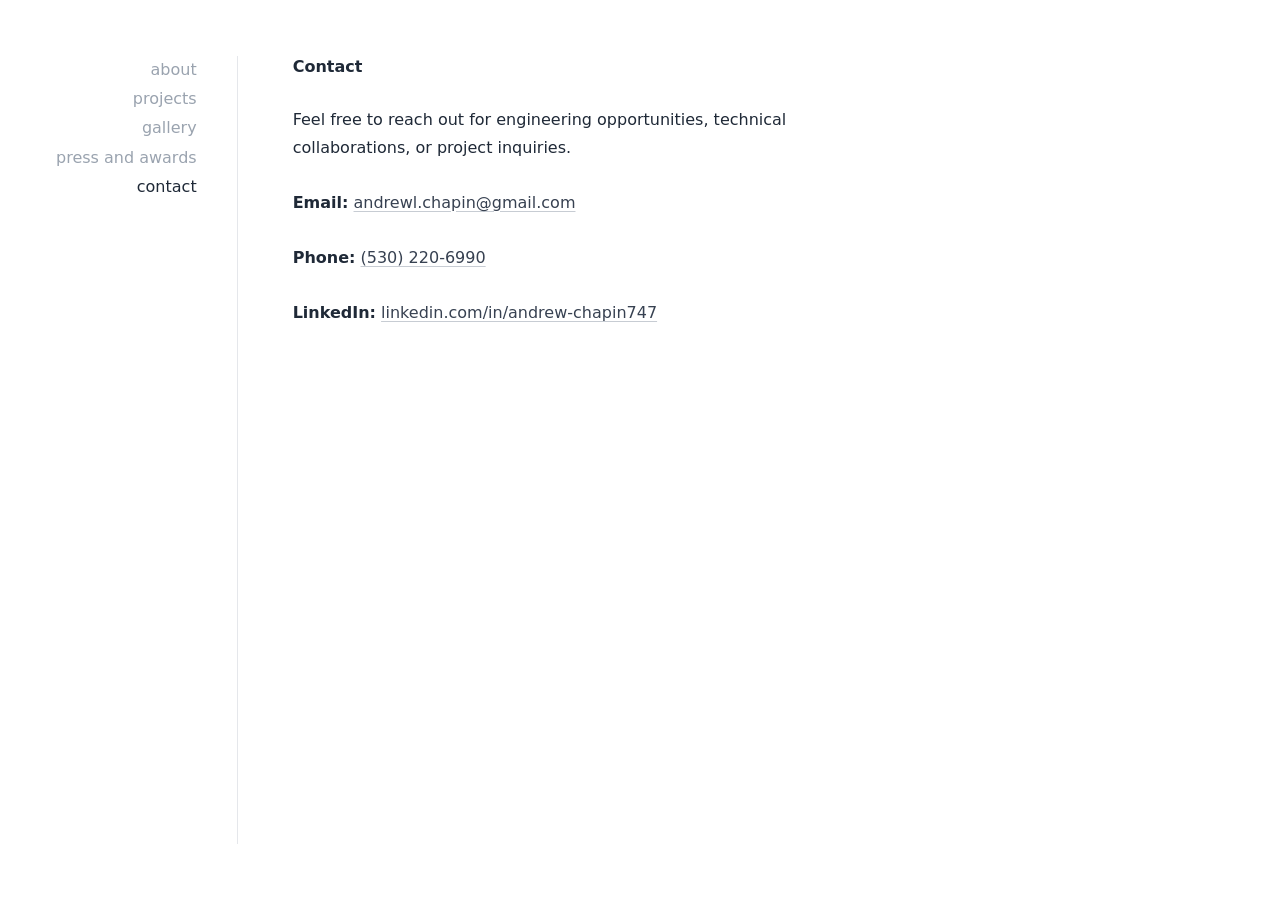
<file: contact.html>
<!doctype html>
<html lang="en"><head>
    <meta charset="utf-8">
    <meta name="viewport" content="width=device-width, initial-scale=1">
    <meta name="description" content="Contacts.">
    <meta name="theme-color" content="#ffffff">
    <title>Andrew Chapin - Contact</title>
    <link rel="icon" href="favicon.svg" type="image/svg+xml">
    <link rel="stylesheet" href="assets/css/styles.css">
  </head>
  <body>
    <div class="layout">
      <nav class="nav" aria-label="Primary navigation" data-pe-shared="nav">
      <a href="index.html">about</a><a href="projects.html">projects</a><a href="gallery.html">gallery</a><a href="press-and-awards.html">press and awards</a><a href="contact.html" aria-current="page">contact</a></nav>

      <main class="content">
        <article>
          <h1>Contact</h1>
          <p>Feel free to reach out for engineering opportunities, technical collaborations, or project inquiries.</p>
          <p>
            <strong>Email:</strong> <a href="mailto:andrewl.chapin@gmail.com" class="">andrewl.chapin@gmail.com</a>
          </p>
          <p>
            <strong>Phone:</strong> <a href="tel:5302206990" class="">(530) 220-6990</a>
          </p>
          <p>
            <strong>LinkedIn:</strong> <a href="https://linkedin.com/in/andrew-chapin747" class="">linkedin.com/in/andrew-chapin747</a>
          </p>
        </article>
      </main>
    </div>
  

</body></html>
</file>
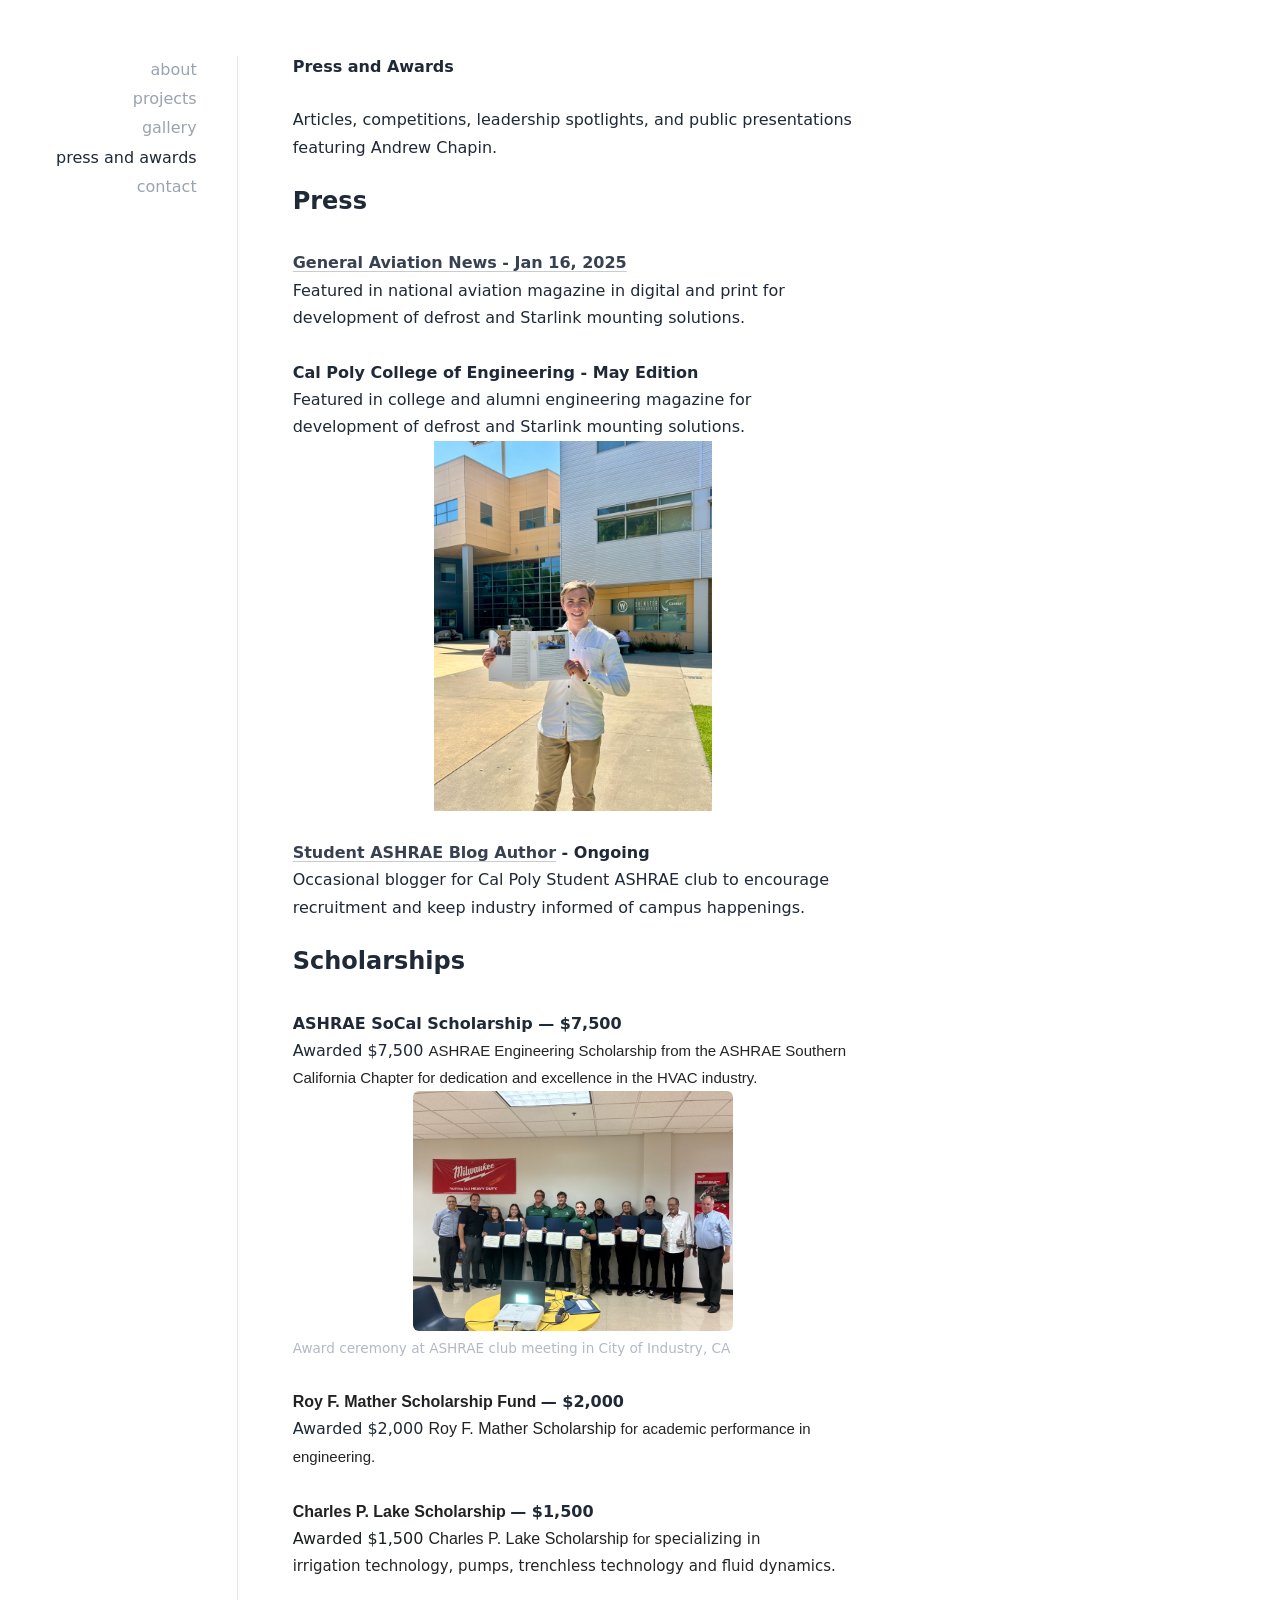
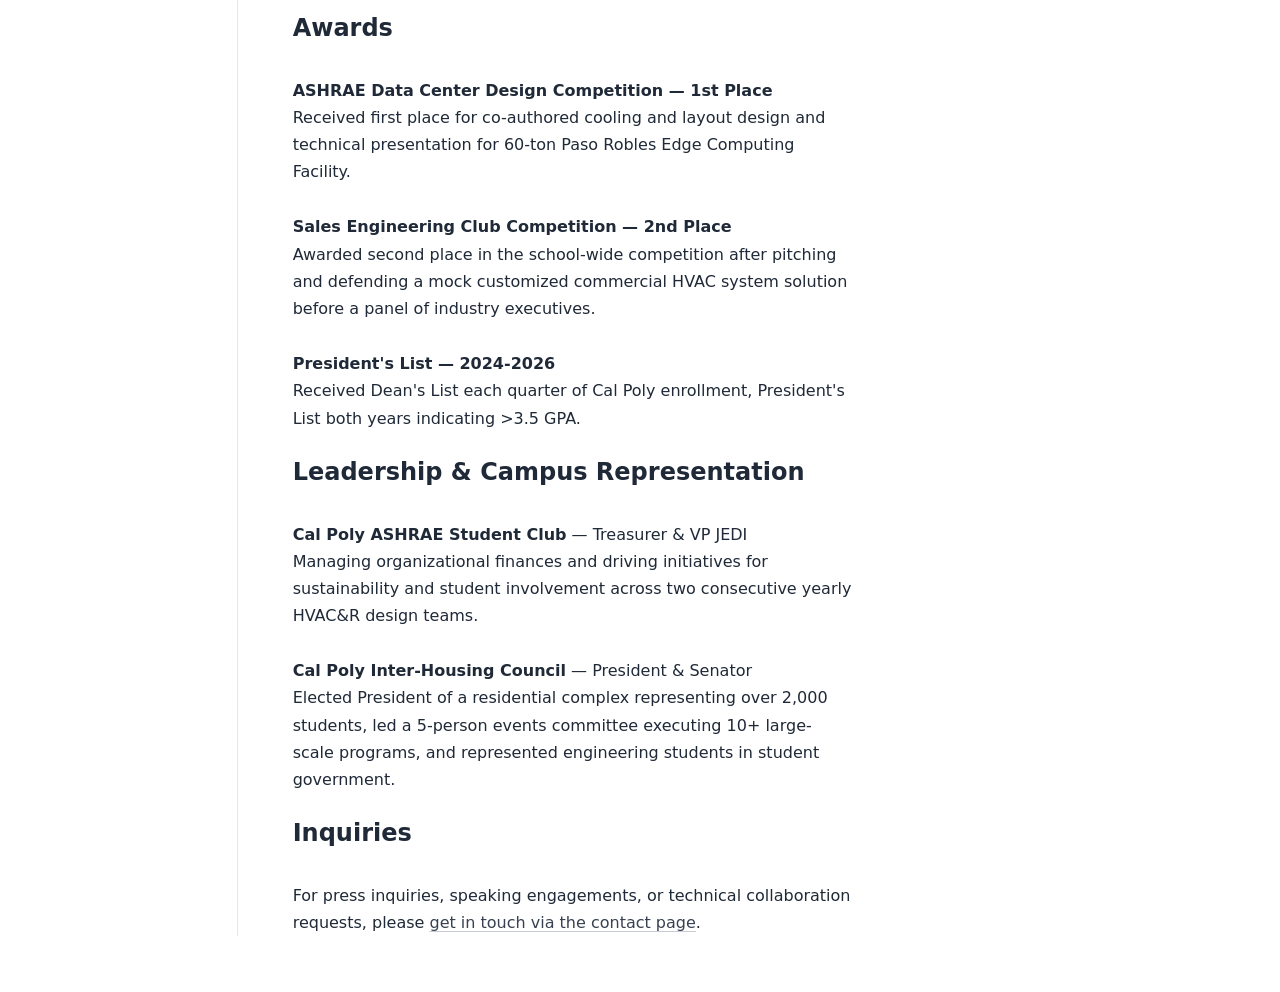
<file: press-and-awards.html>
<!doctype html>
<html lang="en"><head>
    <meta charset="utf-8">
    <meta name="viewport" content="width=device-width, initial-scale=1">
    <meta name="description" content="Press and awards.">
    <meta name="theme-color" content="#ffffff">
    <title>Andrew Chapin - Press and Awards</title>
    <link rel="icon" href="favicon.svg" type="image/svg+xml">
    <link rel="stylesheet" href="assets/css/styles.css">
  </head>
  <body>
    <div class="layout">
      <nav class="nav" aria-label="Primary navigation" data-pe-shared="nav">
      <a href="index.html">about</a><a href="projects.html">projects</a><a href="gallery.html">gallery</a><a href="press-and-awards.html" aria-current="page">press and awards</a><a href="contact.html">contact</a></nav>

      <main class="content">
        <article>
          <h1>Press and Awards</h1>
          <p>Articles, competitions, leadership spotlights, and public presentations featuring Andrew Chapin.</p>

          <h2>Press</h2><p class=""><strong><a href="https://generalaviationnews.com/2025/01/16/teen-develops-products-to-make-flying-safer-and-more-enjoyable/" class="">General Aviation News - Jan 16, 2025</a></strong><br>
          Featured in national aviation magazine in digital and print for development of defrost and Starlink mounting solutions.</p><p class=""><strong>Cal Poly College of Engineering - May Edition</strong><br>
          Featured in college and alumni engineering magazine for development of defrost and Starlink mounting solutions.</p><img alt="" style="max-width: none; width: 278px; height: auto; flex-shrink: 0; display: block; margin-left: auto; margin-right: auto;" src="assets/uploads/upload-1788160959905-207486729.jpeg"><p class=""><strong><a href="https://www.calpolyhvacr.com/blog/hvacr-and-nasrc-student-experience/" class="">Student ASHRAE Blog Author</a>&nbsp;- Ongoing</strong><br>
          Occasional blogger for Cal Poly Student ASHRAE club to encourage recruitment and keep industry informed of campus happenings.</p>
          <h2 class="">Scholarships</h2><p class=""><strong>ASHRAE SoCal Scholarship — $7,500</strong><br>Awarded $7,500&nbsp;<span style="color: rgb(36, 36, 36); font-family: &quot;Segoe UI&quot;, &quot;Segoe UI Web (West European)&quot;, -apple-system, BlinkMacSystemFont, Roboto, &quot;Helvetica Neue&quot;, sans-serif; font-size: 15px; background-color: rgb(255, 255, 255);"><span data-markjs="true" class="markxbxne3lbo" data-ogac="" data-ogab="" data-ogsc="" data-ogsb="" data-ogsbtc="" data-ogsbrc="" data-ogsbbc="" data-ogsblc="" data-olk-copy-source="MessageBody" style="border: 0px; font-style: inherit; font-variant: inherit; font-stretch: inherit; font-size: inherit; line-height: inherit; font-family: inherit; font-optical-sizing: inherit; font-size-adjust: inherit; font-kerning: inherit; font-feature-settings: inherit; font-variation-settings: inherit; font-language-override: inherit; margin: 0px; padding: 0px; vertical-align: baseline; color: inherit;">ASHRAE</span> Engineering <span data-markjs="true" class="markwki7vsui1" data-ogac="" data-ogab="" data-ogsc="" data-ogsb="" data-ogsbtc="" data-ogsbrc="" data-ogsbbc="" data-ogsblc="" style="border: 0px; font-style: inherit; font-variant: inherit; font-stretch: inherit; font-size: inherit; line-height: inherit; font-family: inherit; font-optical-sizing: inherit; font-size-adjust: inherit; font-kerning: inherit; font-feature-settings: inherit; font-variation-settings: inherit; font-language-override: inherit; margin: 0px; padding: 0px; vertical-align: baseline; color: inherit;">Scholarship</span></span><span style="color: rgb(36, 36, 36); font-family: &quot;Segoe UI&quot;, &quot;Segoe UI Web (West European)&quot;, -apple-system, BlinkMacSystemFont, Roboto, &quot;Helvetica Neue&quot;, sans-serif; font-size: 15px; background-color: rgb(255, 255, 255);"> from the </span><span data-markjs="true" class="markxbxne3lbo" data-ogac="" data-ogab="" data-ogsc="" data-ogsb="" data-ogsbtc="" data-ogsbrc="" data-ogsbbc="" data-ogsblc="" style="border: 0px; font-variant-numeric: inherit; font-variant-east-asian: inherit; font-variant-alternates: inherit; font-variant-position: inherit; font-variant-emoji: inherit; font-stretch: inherit; font-size: 15px; line-height: inherit; font-family: &quot;Segoe UI&quot;, &quot;Segoe UI Web (West European)&quot;, -apple-system, BlinkMacSystemFont, Roboto, &quot;Helvetica Neue&quot;, sans-serif; font-optical-sizing: inherit; font-size-adjust: inherit; font-kerning: inherit; font-feature-settings: inherit; font-variation-settings: inherit; font-language-override: inherit; margin: 0px; padding: 0px; vertical-align: baseline; color: rgb(36, 36, 36); background-color: rgb(255, 255, 255);">ASHRAE</span><span style="color: rgb(36, 36, 36); font-family: &quot;Segoe UI&quot;, &quot;Segoe UI Web (West European)&quot;, -apple-system, BlinkMacSystemFont, Roboto, &quot;Helvetica Neue&quot;, sans-serif; font-size: 15px; background-color: rgb(255, 255, 255);"> Southern California Chapter for dedication and excellence in the HVAC industry.</span></p><figure style="margin: 0px;"><img alt="" style="max-width: none; width: 320px; height: auto; flex-shrink: 0; display: block; margin-left: auto; margin-right: auto;" src="assets/uploads/upload-1788137347004-459770982.jpg"><figcaption style="text-align: left; font-size: 0.85em; opacity: 0.75; margin-top: 6px;">Award ceremony at ASHRAE club meeting in City of Industry, CA</figcaption></figure><p class=""><b><span style="color: rgb(34, 34, 34); font-family: Arial, sans-serif; background-color: rgb(255, 255, 255);">Roy F. Mather </span><span class="il" style="color: rgb(34, 34, 34); font-family: Arial, sans-serif; background-color: rgb(255, 255, 255);">Scholarship</span><span style="color: rgb(34, 34, 34); font-family: Arial, sans-serif; background-color: rgb(255, 255, 255);"> Fund&nbsp;</span></b><strong>— $2,000</strong><br>Awarded $2,000&nbsp;<span style="color: rgb(34, 34, 34); font-family: Arial, sans-serif; background-color: rgb(255, 255, 255);">Roy F. Mather </span><span class="il" style="color: rgb(34, 34, 34); font-family: Arial, sans-serif; background-color: rgb(255, 255, 255);">Scholarship</span><span style="color: rgb(34, 34, 34); font-family: Arial, sans-serif; background-color: rgb(255, 255, 255);">&nbsp;</span><span style="color: rgb(36, 36, 36); font-family: &quot;Segoe UI&quot;, &quot;Segoe UI Web (West European)&quot;, -apple-system, BlinkMacSystemFont, Roboto, &quot;Helvetica Neue&quot;, sans-serif; font-size: 15px; background-color: rgb(255, 255, 255);">for academic performance in engineering.</span></p><p class=""><b><span style="color: rgb(34, 34, 34); font-family: Arial, sans-serif; background-color: rgb(255, 255, 255);">Charles P. Lake Scholarship&nbsp;</span></b><strong>— $1,500</strong><br><span style="color: rgb(24, 32, 27);">Awarded $1,500&nbsp;<span style="color: rgb(34, 34, 34); font-family: Arial, sans-serif; background-color: rgb(255, 255, 255);">Charles P. Lake Scholarship</span><span style="color: rgb(34, 34, 34); font-family: Arial, sans-serif; background-color: rgb(255, 255, 255);">&nbsp;</span><span style="color: rgb(36, 36, 36); font-family: &quot;Segoe UI&quot;, &quot;Segoe UI Web (West European)&quot;, -apple-system, BlinkMacSystemFont, Roboto, &quot;Helvetica Neue&quot;, sans-serif; font-size: 15px; background-color: rgb(255, 255, 255);">for&nbsp;</span><font color="#242424" face="Segoe UI, Segoe UI Web (West European), -apple-system, BlinkMacSystemFont, Roboto, Helvetica Neue, sans-serif"><span style="font-size: 15px;">specializing in</span></font></span></p><div><font color="#242424" face="Segoe UI, Segoe UI Web (West European), -apple-system, BlinkMacSystemFont, Roboto, Helvetica Neue, sans-serif"><span style="font-size: 15px;">irrigation technology, pumps, trenchless technology and fluid dynamics.</span></font></div><div><font color="#242424" face="Segoe UI, Segoe UI Web (West European), -apple-system, BlinkMacSystemFont, Roboto, Helvetica Neue, sans-serif"><span style="font-size: 15px;"></span></font></div><p></p><h2 class="">Awards</h2>

          <p class=""><strong>ASHRAE Data Center Design Competition&nbsp;</strong><strong>— 1st Place</strong><br>Received first place for co-authored cooling and layout design and technical presentation for 60-ton Paso Robles Edge Computing Facility.</p><p class=""><strong>Sales Engineering Club Competition — 2nd Place</strong><br>
          Awarded second place in the school-wide competition after pitching and defending a mock customized commercial HVAC system solution before a panel of industry executives.</p><p><strong>President's List&nbsp;</strong><strong>— 2024-2026</strong><br>Received Dean's List each quarter of Cal Poly enrollment, President's List both years indicating &gt;3.5 GPA.</p>

          <h2>Leadership &amp; Campus Representation</h2>
          <p><strong>Cal Poly ASHRAE Student Club</strong> — Treasurer &amp; VP JEDI<br>
          Managing organizational finances and driving initiatives for sustainability and student involvement across two consecutive yearly HVAC&amp;R design teams.</p>

          <p><strong>Cal Poly Inter-Housing Council</strong> — President &amp; Senator<br>
          Elected President of a residential complex representing over 2,000 students, led a 5-person events committee executing 10+ large-scale programs, and represented engineering students in student government.</p>

          <h2>Inquiries</h2>
          
        <p class="">For press inquiries, speaking engagements, or technical collaboration requests, please <a href="contact.html" class="">get in touch via the contact page</a>.</p></article>
      </main>
    </div>
</body></html>
</file>
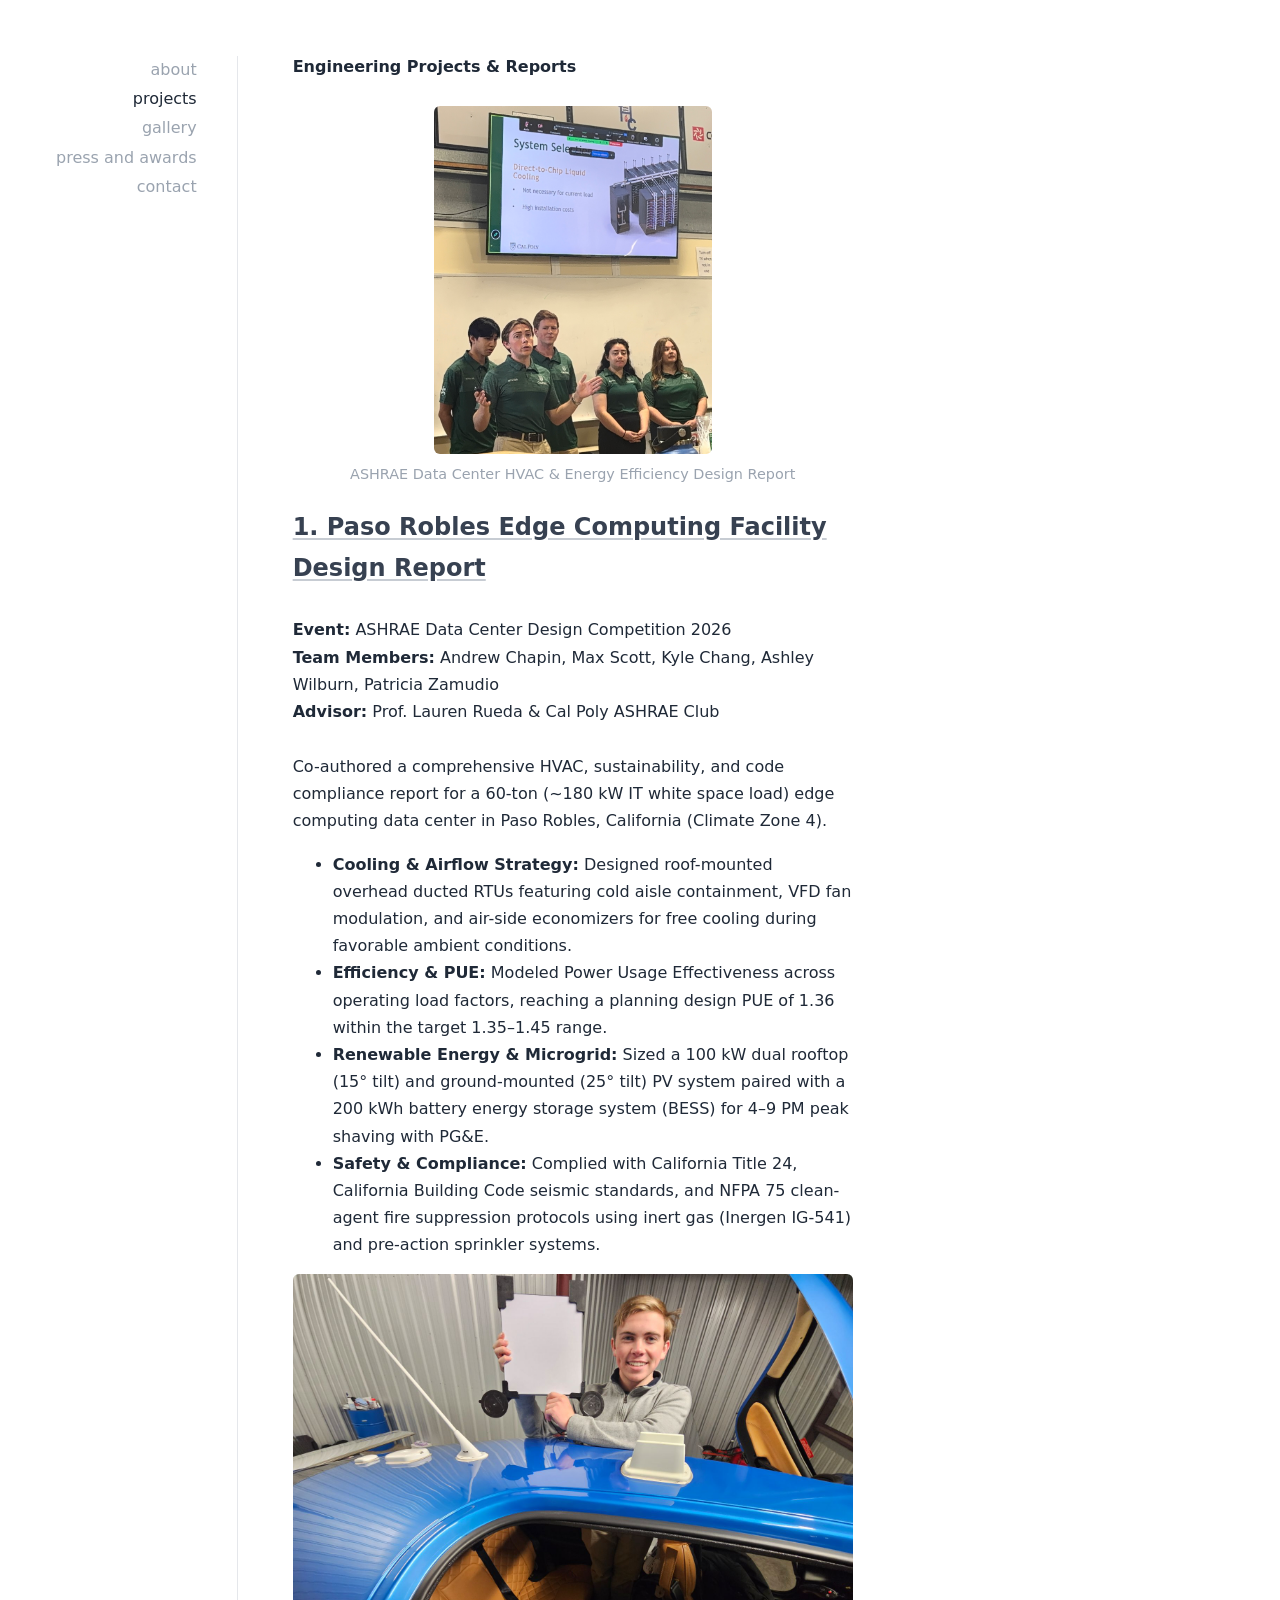
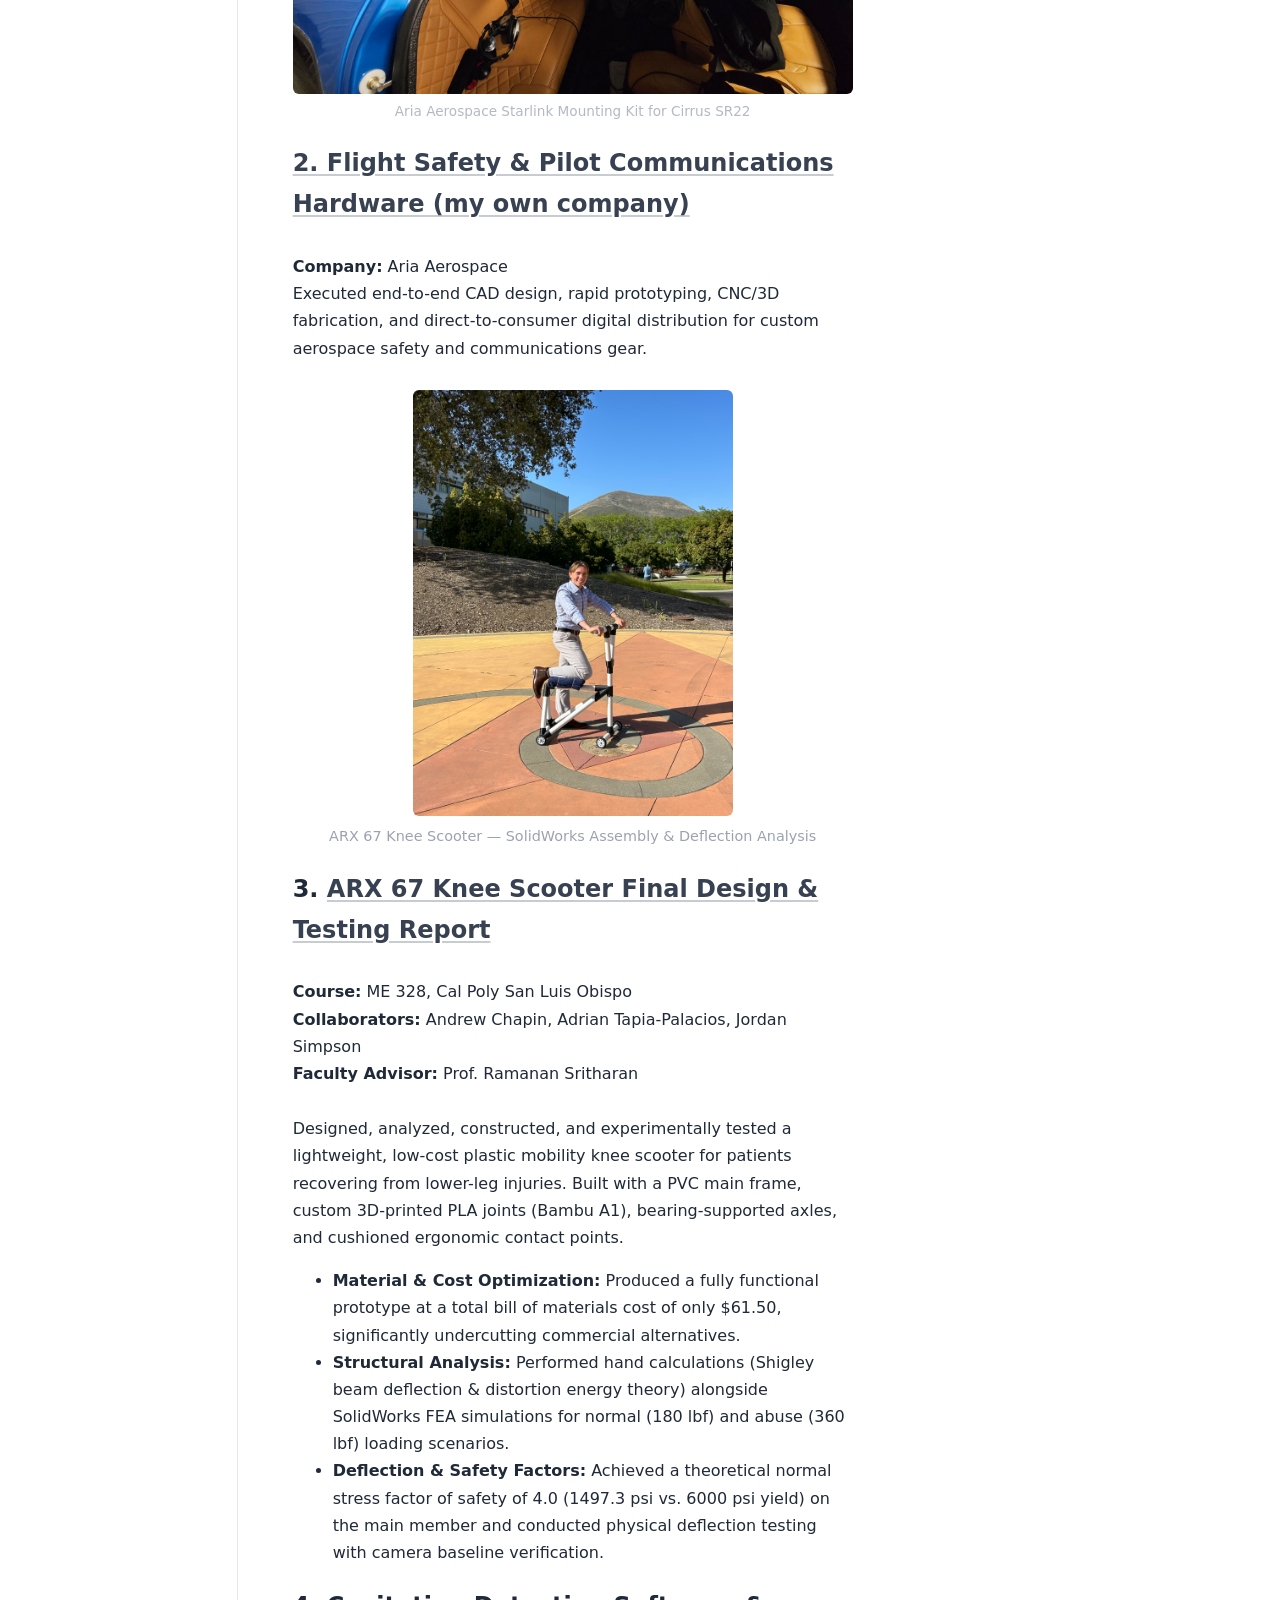
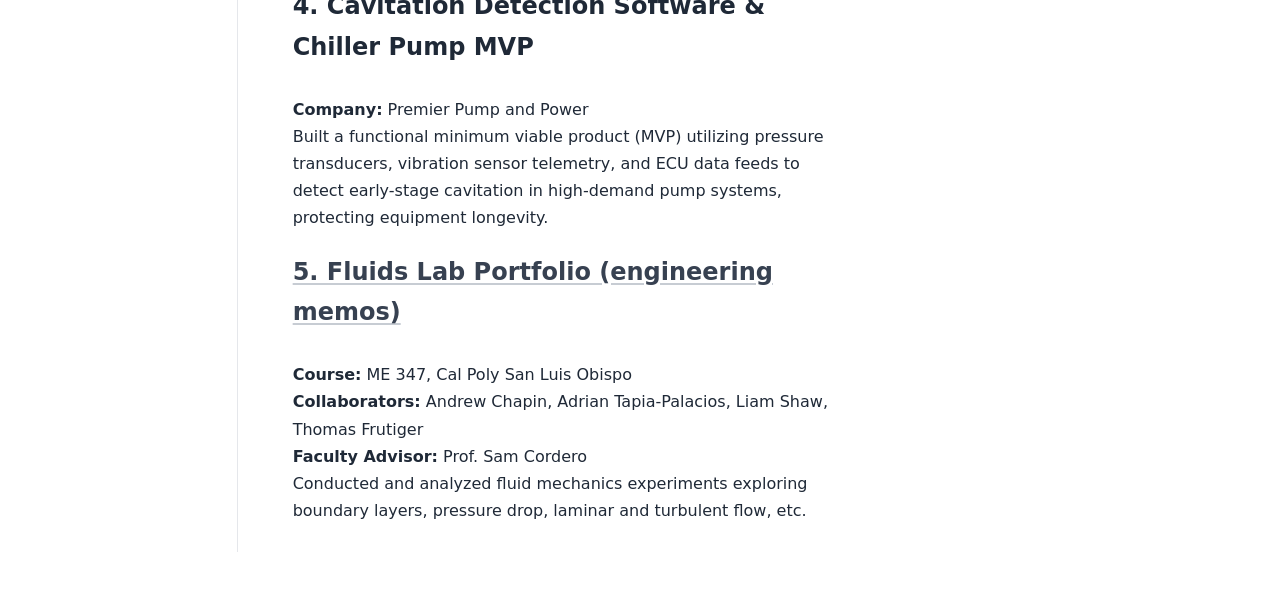
<file: projects.html>
<!doctype html>
<html lang="en"><head>
    <meta charset="utf-8">
    <meta name="viewport" content="width=device-width, initial-scale=1">
    <meta name="description" content="Projects.">
    <meta name="theme-color" content="#ffffff">
    <title>Andrew Chapin - Projects</title>
    <link rel="icon" href="favicon.svg" type="image/svg+xml">
    <link rel="stylesheet" href="assets/css/styles.css">
  </head>
  <body>
    <div class="layout">
      <nav class="nav" aria-label="Primary navigation" data-pe-shared="nav">
      <a href="index.html">about</a><a href="projects.html" aria-current="page">projects</a><a href="gallery.html">gallery</a><a href="press-and-awards.html">press and awards</a><a href="contact.html">contact</a></nav>

      <main class="content">
        <article>
          <h1>Engineering Projects &amp; Reports</h1>

          <figure>
            <img src="assets/uploads/upload-1788136653935-493013512.jpg" alt="Paso Robles Edge Computing Facility HVAC Layout" style="width: 278px; height: auto; flex-shrink: 0; max-width: none; display: block; margin-left: auto; margin-right: auto;">
            <figcaption style="text-align: center;">ASHRAE Data Center HVAC &amp; Energy Efficiency Design Report</figcaption>
          </figure>

          
          <h2 class=""><a href="https://drive.google.com/file/d/1Lx9OMznAYXSLjswtWFC9jqUrmwFEjHxq/view?usp=drive_link" class="">1. Paso Robles Edge Computing Facility Design Report</a></h2><p><strong>Event:</strong> ASHRAE Data Center Design Competition 2026<br>
          <strong>Team Members:</strong> Andrew Chapin, Max Scott, Kyle Chang, Ashley Wilburn, Patricia Zamudio<br>
          <strong>Advisor:</strong> Prof. Lauren Rueda &amp; Cal Poly ASHRAE Club</p>
          <p>Co-authored a comprehensive HVAC, sustainability, and code compliance report for a 60-ton (~180 kW IT white space load) edge computing data center in Paso Robles, California (Climate Zone 4).</p>
          <ul>
            <li><strong>Cooling &amp; Airflow Strategy:</strong> Designed roof-mounted overhead ducted RTUs featuring cold aisle containment, VFD fan modulation, and air-side economizers for free cooling during favorable ambient conditions.</li>
            <li><strong>Efficiency &amp; PUE:</strong> Modeled Power Usage Effectiveness across operating load factors, reaching a planning design PUE of 1.36 within the target 1.35–1.45 range.</li>
            <li><strong>Renewable Energy &amp; Microgrid:</strong> Sized a 100 kW dual rooftop (15° tilt) and ground-mounted (25° tilt) PV system paired with a 200 kWh battery energy storage system (BESS) for 4–9 PM peak shaving with PG&amp;E.</li>
            <li><strong>Safety &amp; Compliance:</strong> Complied with California Title 24, California Building Code seismic standards, and NFPA 75 clean-agent fire suppression protocols using inert gas (Inergen IG-541) and pre-action sprinkler systems.</li>
          </ul>

          <figure style="margin: 0px;"><img alt="" style="max-width: 100%; display: block; margin-left: auto; margin-right: auto;" src="assets/uploads/upload-1788136735145-42895638.jpg"><figcaption style="text-align: center; font-size: 0.85em; opacity: 0.75; margin-top: 6px;">Aria Aerospace Starlink Mounting Kit for Cirrus SR22</figcaption></figure>
          
          <h2 class=""><a href="https://generalaviationnews.com/2025/01/16/teen-develops-products-to-make-flying-safer-and-more-enjoyable/" class="">2. Flight Safety &amp; Pilot Communications Hardware (my own company)</a></h2><p><strong>Company:</strong> Aria Aerospace<br>
          Executed end-to-end CAD design, rapid prototyping, CNC/3D fabrication, and direct-to-consumer digital distribution for custom aerospace safety and communications gear.</p>

          <figure>
            <img src="assets/uploads/upload-1788136612643-806956006.jpeg" alt="ARX 67 Knee Scooter CAD Model and Assembly Diagram" style="width: 320px; height: auto; flex-shrink: 0; max-width: none; display: block; margin-left: auto; margin-right: auto;">
            <figcaption style="text-align: center;">ARX 67 Knee Scooter — SolidWorks Assembly &amp; Deflection Analysis</figcaption>
          </figure>

          <h2>3. <a href="https://drive.google.com/file/d/11YunMeFKtz37Z9Tlc_jIAs3Wg80HyGYu/view?usp=drive_link" target="_blank" rel="noopener noreferrer" class="">ARX 67 Knee Scooter Final Design &amp; Testing Report</a></h2>
          <p><strong>Course:</strong> ME 328, Cal Poly San Luis Obispo<br>
          <strong>Collaborators:</strong> Andrew Chapin, Adrian Tapia-Palacios, Jordan Simpson<br>
          <strong>Faculty Advisor:</strong> Prof. Ramanan Sritharan</p>
          <p>Designed, analyzed, constructed, and experimentally tested a lightweight, low-cost plastic mobility knee scooter for patients recovering from lower-leg injuries. Built with a PVC main frame, custom 3D-printed PLA joints (Bambu A1), bearing-supported axles, and cushioned ergonomic contact points.</p>
          <ul>
            <li><strong>Material &amp; Cost Optimization:</strong> Produced a fully functional prototype at a total bill of materials cost of only $61.50, significantly undercutting commercial alternatives.</li>
            <li><strong>Structural Analysis:</strong> Performed hand calculations (Shigley beam deflection &amp; distortion energy theory) alongside SolidWorks FEA simulations for normal (180 lbf) and abuse (360 lbf) loading scenarios.</li>
            <li><strong>Deflection &amp; Safety Factors:</strong> Achieved a theoretical normal stress factor of safety of 4.0 (1497.3 psi vs. 6000 psi yield) on the main member and conducted physical deflection testing with camera baseline verification.</li>
          </ul>

          <h2>4. Cavitation Detection Software &amp; Chiller Pump MVP</h2>
          <p><strong>Company:</strong> Premier Pump and Power<br>
          Built a functional minimum viable product (MVP) utilizing pressure transducers, vibration sensor telemetry, and ECU data feeds to detect early-stage cavitation in high-demand pump systems, protecting equipment longevity.</p>
        <h2 class=""><a href="https://drive.google.com/drive/folders/1qx99c2a0zI38XdkyZIkap1RsLjjV0yoX?usp=drive_link" class="">5. Fluids Lab Portfolio (engineering memos)</a></h2><p class=""><strong>Course:</strong> ME 347, Cal Poly San Luis Obispo<br><strong>Collaborators:</strong> Andrew Chapin, Adrian Tapia-Palacios, Liam Shaw, Thomas&nbsp;Frutiger&nbsp;</p><div><b>Faculty Advisor:</b> Prof. Sam Cordero<br>Conducted and analyzed fluid mechanics experiments exploring boundary layers, pressure drop, laminar and turbulent flow, etc.</div><p></p></article>
      </main>
    </div>
  

</body></html>
</file>
<file: assets/css/styles.css>
:root {
  color-scheme: only light;
  --bg: #ffffff;
  --text: #1f2937;
  --muted: #9aa3af;
  --link: #374151;
  --line: #e5e7eb;
  --focus: #6b7280;
}

* {
  box-sizing: border-box;
}

html {
  min-width: 320px;
}

body {
  margin: 0;
  padding: 24px;
  background: var(--bg);
  color: var(--text);
  font-family: ui-sans-serif, system-ui, -apple-system, BlinkMacSystemFont, "Segoe UI", sans-serif;
  font-size: 14px;
  line-height: 1.7;
  letter-spacing: 0;
  text-rendering: optimizeLegibility;
}

.layout {
  display: flex;
  align-items: flex-start;
}

.nav {
  display: flex;
  flex-direction: column;
  /* Grow to fit the longest page name (so titles don't wrap), up to a sensible cap. */
  flex: 0 0 auto;
  min-width: 72px;
  max-width: 240px;
  gap: 2px;
  padding-right: 24px;
  text-align: right;
}

.nav a {
  display: block;
  color: var(--muted);
  text-decoration: none;
}

.nav a:hover,
.nav a:focus-visible,
.nav a[aria-current="page"] {
  color: var(--text);
}

.nav a:focus-visible,
.content a:focus-visible {
  border-radius: 2px;
  outline: 1px dotted var(--focus);
  outline-offset: 2px;
}

.content {
  position: relative;
  max-width: 640px;
  min-height: calc(100vh - 48px);
  padding-left: 32px;
}

.content::before {
  position: absolute;
  top: 0;
  bottom: 0;
  left: 0;
  width: 1px;
  background: var(--line);
  content: "";
}

article {
  max-width: 560px;
}

.mark {
  display: block;
  width: 18px;
  height: 18px;
  margin: 0 0 28px;
}

h1 {
  margin: 0 0 28px;
  color: var(--text);
  font-size: 1rem;
  font-weight: 600;
  line-height: 1.4;
}

p {
  margin: 28px 0 0;
}

a {
  color: var(--link);
}

.content a {
  text-decoration: underline;
  text-decoration-color: #c7ccd3;
  text-underline-offset: 3px;
}

.content a:hover {
  text-decoration-color: var(--text);
}

figure {
  margin: 28px 0 0;
}

figure img {
  display: block;
  width: 100%;
  height: auto;
  border-radius: 6px;
}

figcaption {
  margin: 8px 0 0;
  color: var(--muted);
  font-size: 0.9rem;
}

.list {
  display: grid;
  gap: 6px;
  margin: 28px 0 0;
  padding: 0;
  list-style: none;
}

.list li {
  color: var(--muted);
}

time {
  color: var(--muted);
}

@media (min-width: 640px) {
  body {
    padding: 40px;
    font-size: 15px;
  }

  .nav {
    min-width: 80px;
    padding-right: 32px;
  }

  .content {
    min-height: calc(100vh - 80px);
    padding-left: 40px;
  }
}

@media (min-width: 900px) {
  body {
    padding: 56px;
    font-size: 16px;
  }

  .nav {
    padding-right: 40px;
  }

  .content {
    min-height: calc(100vh - 112px);
    padding-left: 56px;
  }
}

@media (max-width: 520px) {
  .layout {
    display: block;
  }

  .nav {
    flex-direction: row;
    justify-content: flex-end;
    gap: 10px;
    padding: 0 0 24px;
  }

  .content {
    min-height: auto;
    padding: 24px 0 0;
  }

  .content::before {
    right: 0;
    bottom: auto;
    width: auto;
    height: 1px;
  }
}
</file>
